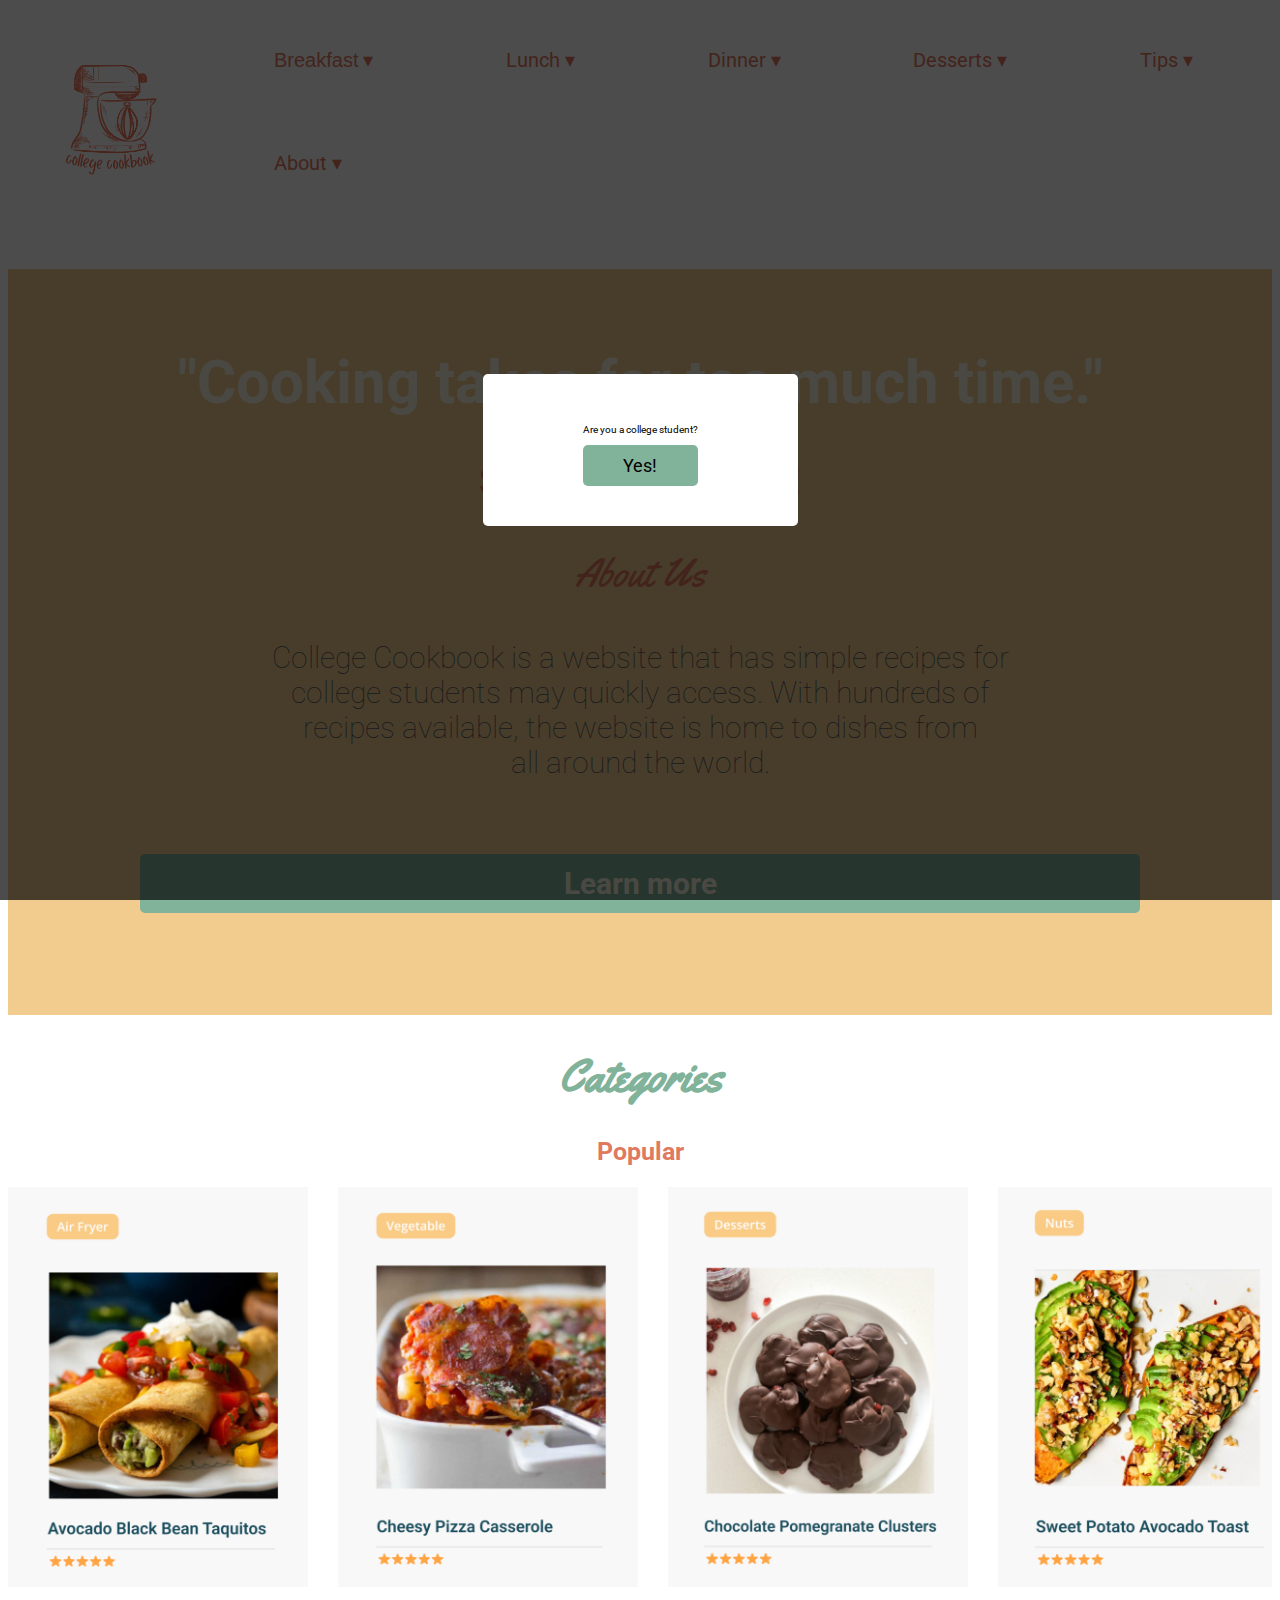
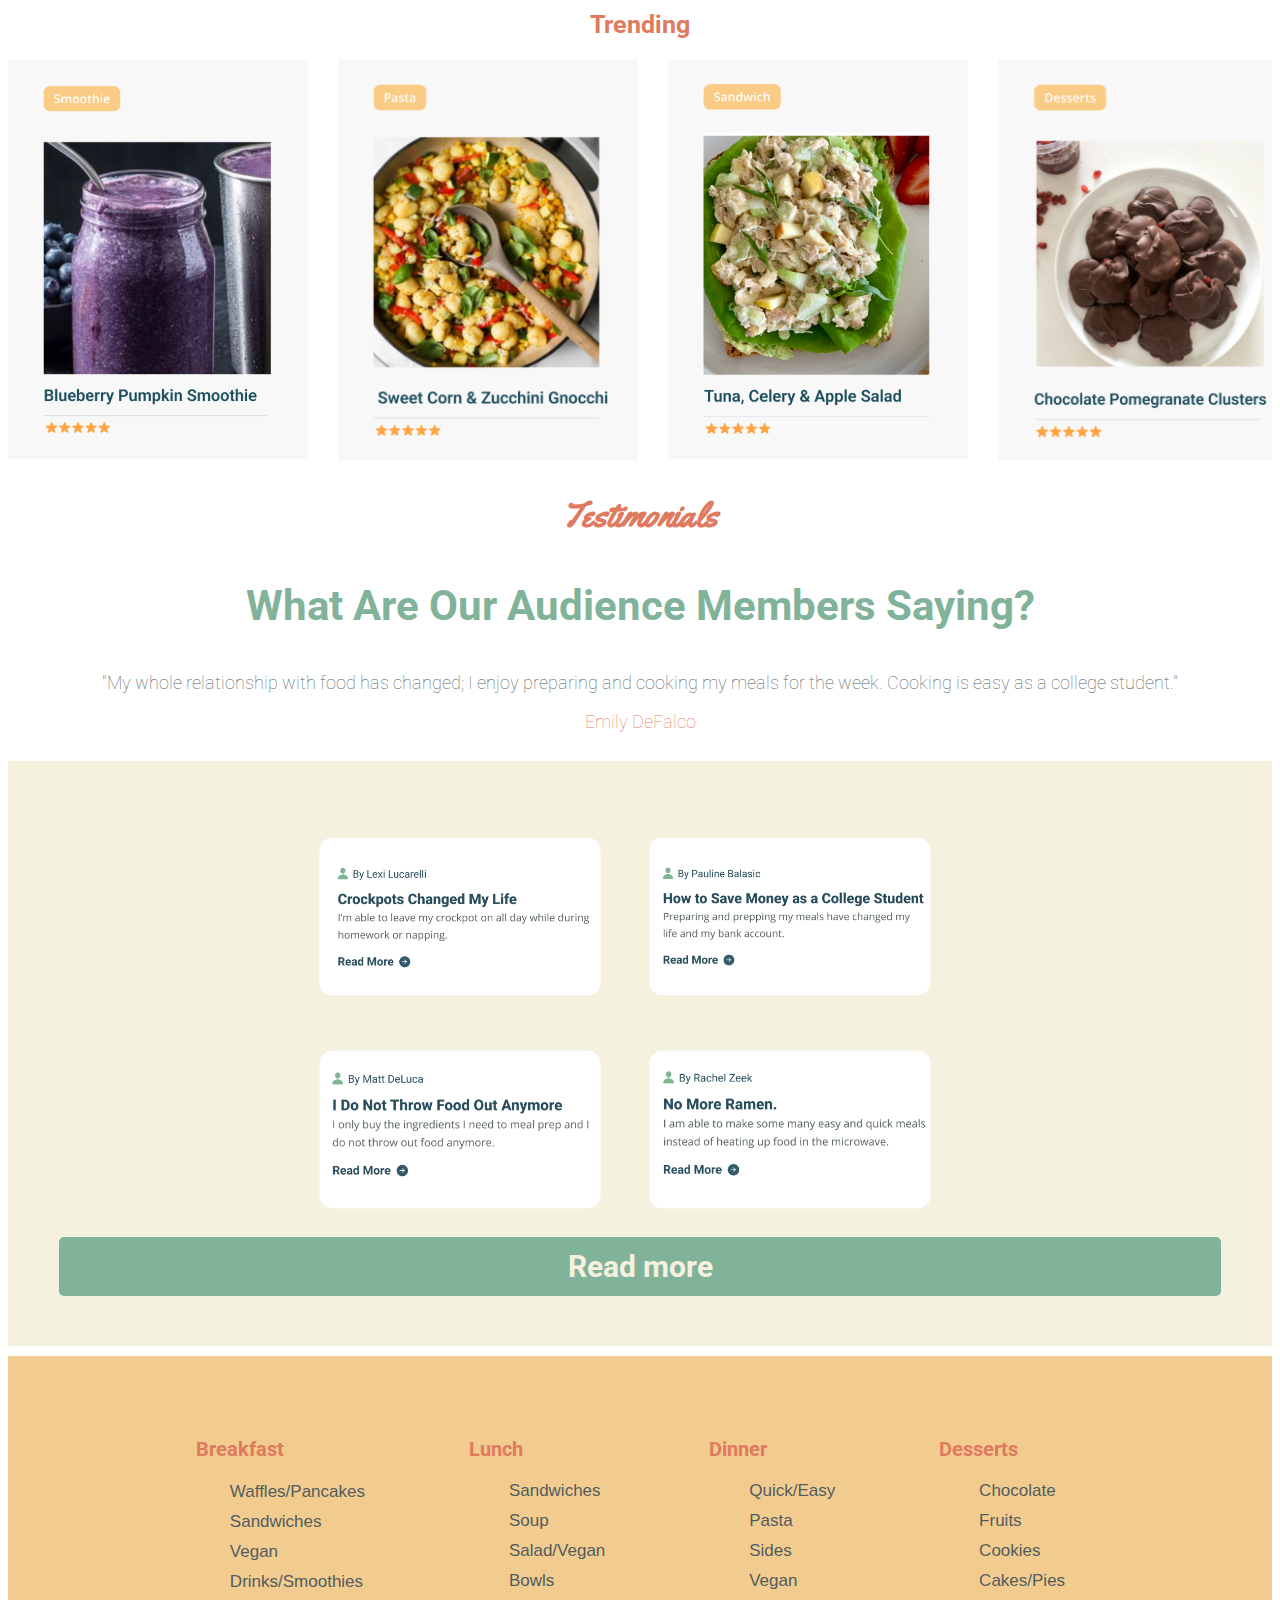
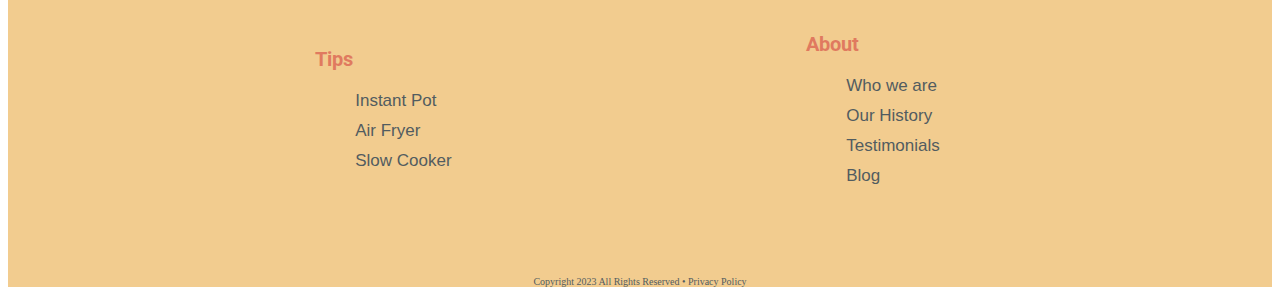
<file: index.html>
<!DOCTYPE html>
<html lang="en">
<head>
    <title>College Cookbook</title>
    <meta name="viewport" content="width=device-width, initial-scale=1.0" />
    <meta name="Description" content="College Cookbook is a website that has simple recipes for college students may quickly access. With hundreds of recipes available, the website is home to dishes from all around the world."/>
    <title>College Cookbook</title>
    <link rel="stylesheet" href="Assets/CSS/style1.css">
    <link rel="https://mastrob1.github.io/collegecookbook/">

</head>
<body>
    <header>
    <!--Start main navigation-->
    <nav>
        <!--LOGO-->
        <div class="flex">
        <div id="menu">
            <a href="index.html"><button><img src="Assets/Imgs/Logo.png"></button></a>
            <button id="mobile-menu-button">
                <img src="Assets/Imgs/hamburger.svg">
                <br>
                <span>Menu</span>
            </button>
       
        <menu>

            <li>
                <button><a href="breakfast.html">Breakfast</a></button>
            <menu>
                <li><a href="">Waffles/Pancakes</a></li>
                <li><a href="">Sandwiches</a></li>
                <li><a href="">Vegan</a></li>
                <li><a href="">Drinks/Smoothies</a></li>
            </menu>
            </li>

            <li>
            <button>Lunch</button>
            <menu>
                <li><a href="">Sandwiches</a></li>
                <li><a href="">Soup</a></li>
                <li><a href="">Salad/Vegan</a></li>
                <li><a href="">Bowls</a></li> 
            </menu>
            </li>

            <li>
            <button>Dinner</button>
            <menu>
                <li><a href="">Quick/Easy</a></li>
                <li><a href="">Pasta</a></li>
                <li><a href="">Sides</a></li>
                <li><a href="">Vegan</a></li>
            </menu>
            </li>

            <li>
            <button>Desserts</button>
            <menu>
                <li><a href="">Chocolate</a></li>
                <li><a href="">Fruits</a></li>
                <li><a href="">Cookies</a></li>
                <li><a href="">Cakes/Pies</a></li> 
            </menu>
            </li>

            <li>
            <button>Tips</button>
            <menu>
                <li><a href="">Instant Pot</a></li>
                <li><a href="">Air Fryer</a></li>
                <li><a href="">Slow Cooker</a></li>
            </menu>
            </li>

            <li>
            <button>About</button>
            <menu>
                <li><a href="">Who we are</a></li>
                <li><a href="">Our History</a></li>
                <li><a href="">Testimonials</a></li>
                <li><a href="blog.html">Blog</a></li> 
            </menu>
            </li>

        </menu>
        </div>
    </nav>
<!--End of main navigation-->
    </header>
<!--Start main content-->
    <main>
<!--Start top section-->
        <section id="top-section">
            <div>
                <h1>"Cooking takes far too much time."</h1>

                <h2>Stop the excuses!</h2> 

                <h3>About Us</h3>
                
                <p>College Cookbook is a website that has simple recipes for 
                    <br>
                    college students may quickly access. With hundreds of 
                    <br>
                    recipes available, the website is home to dishes from 
                    <br>
                    all around the world.</p>
                    <div id="learn">
                <a class="button-secondary" href="">Learn more</a>
                </div>
            </div>
        </section>
<!-- End top section -->
<!-- Start Popular section -->
    <div class="Categories">
        <h1>Categories</h1>
        <h2>Popular</h2>
        </div>
    
    <div class="popular-section">
        
        <article class="popular">
            <a href="airfryer/blackbean">
        <img class="rounded" src="Assets/Imgs/Popular/7.png">
            </a>
        </article>

        <article class="popular">
            <a href="vegetable/pizza">
        <img class="rounded" src="Assets/Imgs/Popular/8.png">
            </a>
        </article>

        <article class="popular">
            <a href="desserts/chocolate">
        <img class="rounded" src="Assets/Imgs/Popular/6.png">
            </a>
        </article>

        <article class="popular">
            <a href="nuts/toast">
        <img class="rounded" src="Assets/Imgs/Popular/1.png">
            </a>
        </article>

        <article class="popular">
            <a href="pasta/chickensalad">
        <img class="rounded" src="Assets/Imgs/Popular/3.png">
            </a>
        </article>

        <article class="popular">
            <a href="vegan/pumpkin">
        <img class="rounded" src="Assets/Imgs/Popular/4.png">
            </a>
        </article>

        <article class="popular">
            <a href="breakfast/burrito">
        <img class="rounded" src="Assets/Imgs/Popular/5.png">
            </a>
        </article>

        <article class="popular">
            <a href="pasta/gnocchi">
        <img class="rounded" src="Assets/Imgs/Popular/2.png">
            </a>
        </article>
    </div>

    <div class="Trending">
        <h2>Trending</h2>
    </div>

    <div class="trending-section">
        
        <article class="trending">
            <a href="">
        <img class="rounded" src="Assets/Imgs/Trending/10.png">
            </a>
        </article>

        <article class="trending">
            <a href="pasta/gnocchi">
        <img class="rounded" src="Assets/Imgs/Popular/2.png">
            </a>
        </article>

        <article class="trending">
            <a href="">
        <img class="rounded" src="Assets/Imgs/Trending/11.png">
            </a>
        </article>

        <article class="trending">
            <a href="desserts/chocolate">
        <img class="rounded" src="Assets/Imgs/Popular/6.png">
            </a>
        </article>

        <article class="trending">
            <a href="vegan/pumpkin">
        <img class="rounded" src="Assets/Imgs/Popular/4.png">
            </a>
        </article>

        <article class="trending">
            <a href="">
        <img class="rounded" src="Assets/Imgs/Trending/12.png">
            </a>
        </article>

        <article class="trending">
            <a href="">
        <img class="rounded" src="Assets/Imgs/Trending/9.png">
            </a>
        </article>

        <article class="trending">
            <a href="breakfast/burrito">
        <img class="rounded" src="Assets/Imgs/Popular/5.png">
            </a>
        </article>
    </div>
<!--Start testimonials-->
    <section class="testimonials">
        <h2>Testimonials</h2>
        <h3>What Are Our Audience Members Saying?</h3>
        <div class="flex">
            <div id="test">
                   <h1>"My whole relationship with food has changed; I enjoy preparing and cooking my meals for the week. Cooking is easy as a college student."</h1>
                   <h2>Emily DeFalco</h2>
                </div>
        </div>
        
        <br>


        <section id="blog-section">
        <div class="blog1">
            
            <article class="blog-1">
                <a href="blog.html">
            <img class="" src="Blog/blogimgs/1.png">
                </a>
            </article>

            <article class="blog-1">
                <a href="blog.html">
            <img class="" src="Blog/blogimgs/2.png">
                </a>
            </article>

        </div>

        <div class="blog2">
            
            <article class="blog-2">
                <a href="blog.html">
            <img class="" src="Blog/blogimgs/3.png">
                </a>
            </article>

            <article class="blog-2">
                <a href="blog.html">
            <img class="" src="Blog/blogimgs/4.png">
                </a>
            </article>
            
        </div>

        <a class="button-secondary" href="blog.html">Read more</a>

        </section>
        
      <div id="popup-container">
        <div id="popup" aria-describedby="popup-message" role="alert">
            <p id="popup-message">Are you a college student?</p>
            <button id="yes">Yes!</button>
        </div>
      </main>
      <script src="https://code.jquery.com/jquery-3.6.4.min.js" integrity="sha256-oP6HI9z1XaZNBrJURtCoUT5SUnxFr8s3BzRl+cbzUq8=" crossorigin="anonymous"></script>
<script src="Assets/js/scripts.js"></script>

    </main>
    <!-- Start footer -->
    <footer>
        <menu>
        <nav>
            <li>
                <a href="breakfast.html"><button><h3>Breakfast</h3></button></a>
              <menu>
                  <li><a href="">Waffles/Pancakes</a></li>
                  <li><a href="">Sandwiches</a></li>
                  <li><a href="">Vegan</a></li>
                  <li><a href="">Drinks/Smoothies</a></li>
              </menu>
            </li>
            <li>
              <h3>Lunch</h3>
              <menu>
                  <li><a href="">Sandwiches</a></li>
                  <li><a href="">Soup</a></li>
                  <li><a href="">Salad/Vegan</a></li>
                  <li><a href="">Bowls</a></li> 
              </menu>
            </li>
            <li>
              <h3>Dinner</h3>
              <menu>
                  <li><a href="">Quick/Easy</a></li>
                  <li><a href="">Pasta</a></li>
                  <li><a href="">Sides</a></li>
                  <li><a href="">Vegan</a></li> 
              </menu>
            </li>
            <li>
              <h3>Desserts</h3>
              <menu>
                  <li><a href="">Chocolate</a></li>
                  <li><a href="">Fruits</a></li>
                  <li><a href="">Cookies</a></li>
                  <li><a href="">Cakes/Pies</a></li>
              </menu>
            </li>
            <li>
              <h3>Tips</h3>
              <menu>
                  <li><a href="">Instant Pot</a></li>
                  <li><a href="">Air Fryer</a></li>
                  <li><a href="">Slow Cooker</a></li>
              </menu>
            </li>
            <li>
              <h3>About</h3>
              <menu>
                  <li><a href="">Who we are</a></li>
                  <li><a href="">Our History</a></li>
                  <li><a href="">Testimonials</a></li>
                  <li><a href="blog.html">Blog</a></li> 
                </menu>
            </li>
          </menu>
        </nav>
        <span>Copyright 2023 All Rights Reserved • Privacy Policy</span>
      </footer>
      <!-- End footer -->
</body>
</div>
</html>
</file>
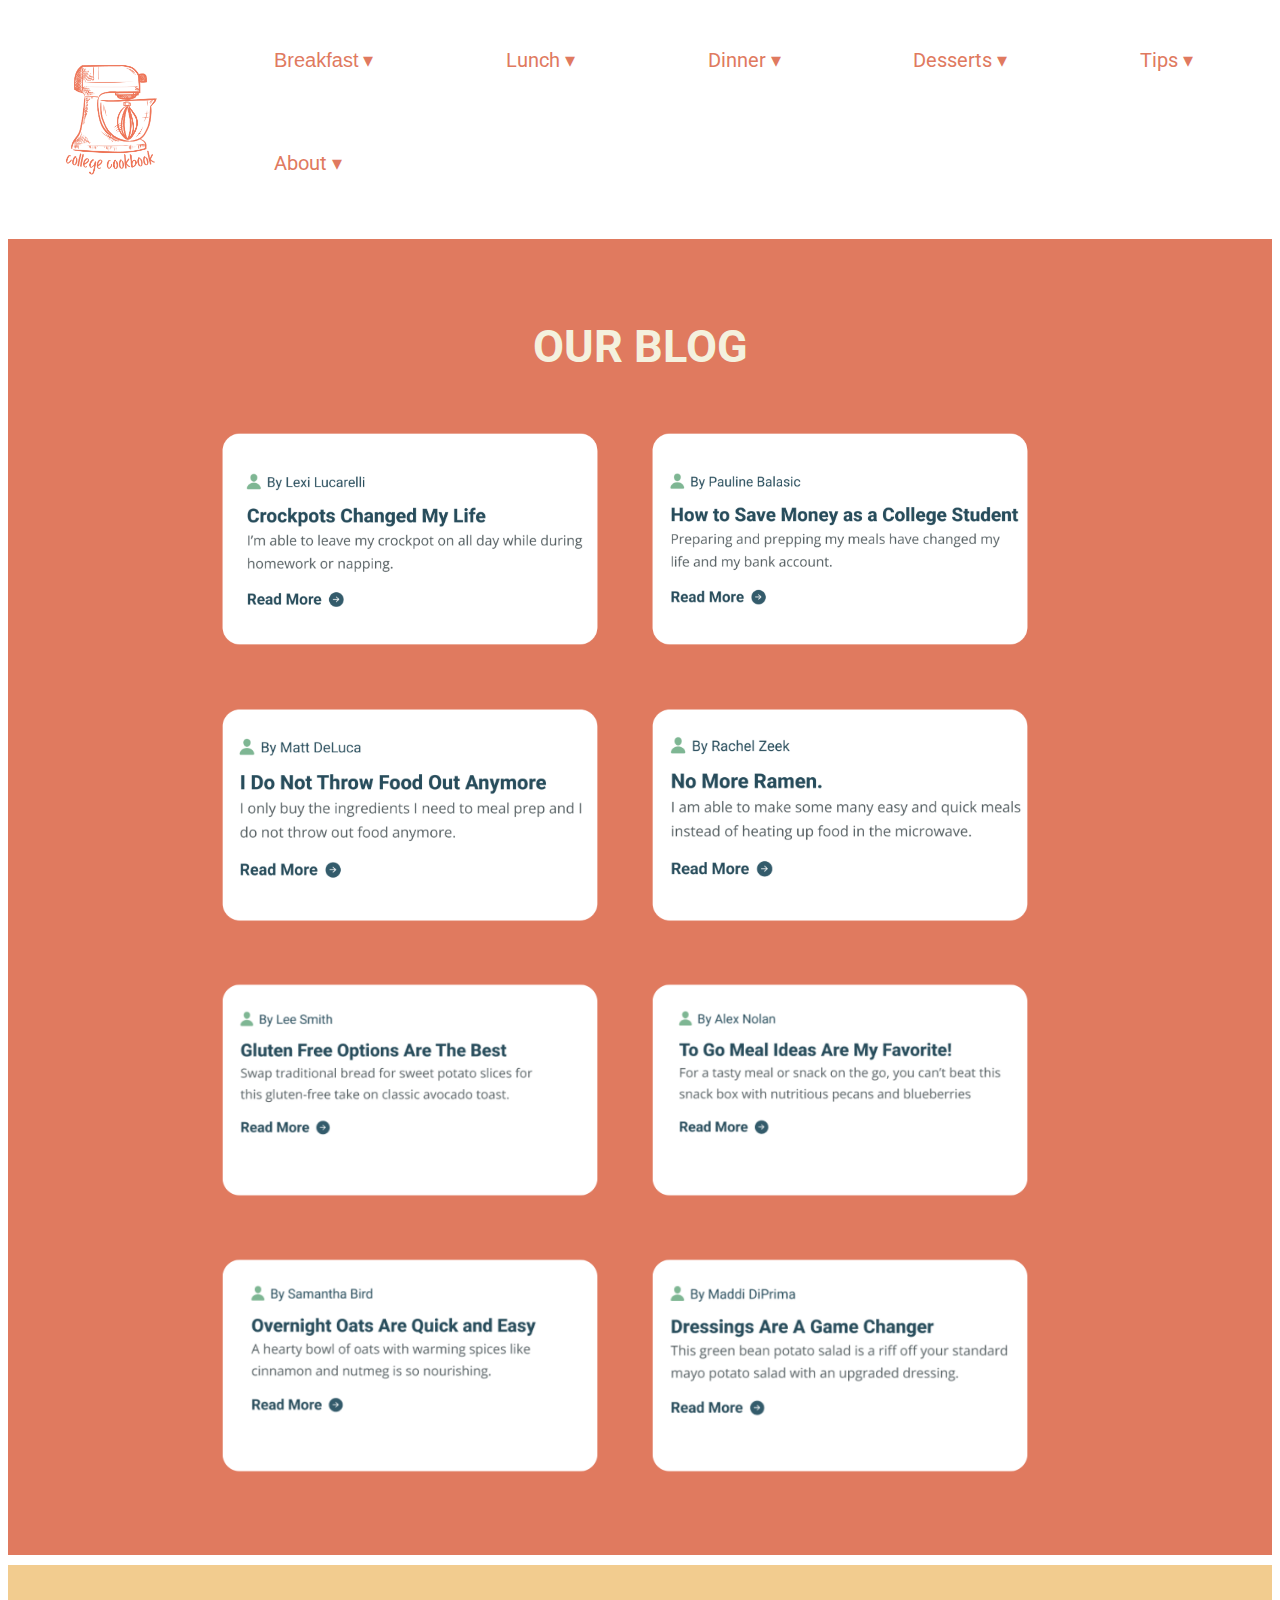
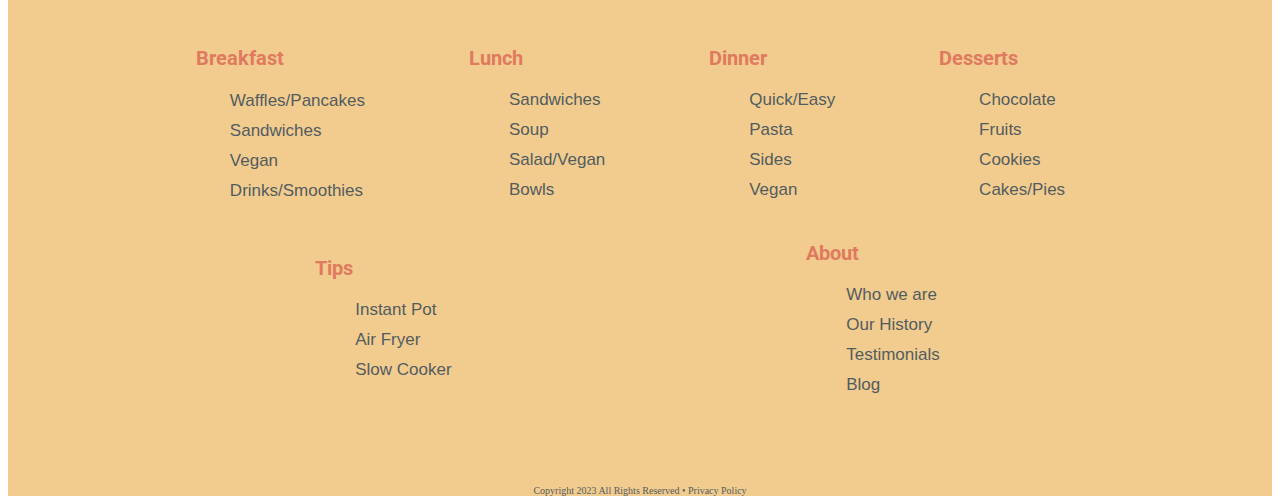
<file: blog.html>
<!DOCTYPE html>
<html lang="en">
<head>
    <title>College Cookbook</title>
    <meta name="viewport" content="width=device-width, initial-scale=1.0" />
    <meta name="Description" content="College Cookbook is a website that has simple recipes for college students may quickly access. With hundreds of recipes available, the website is home to dishes from all around the world."/>
    <title>College Cookbook</title>
    <link rel="stylesheet" href="Blog/css/style3.css">
</head>
<body>
    <header>
    <!--Start main navigation-->
    <nav>
        <!--LOGO-->
        <div class="flex">
        <div id="menu">
            <a href="index.html"><button><img src="Assets/Imgs/Logo.png"></button></a>
            <button id="mobile-menu-button">
                <img src="Assets/Imgs/hamburger.svg">
                <br>
                <span>Menu</span>
            </button>
       
        <menu>

            <li>
                <button><a href="breakfast.html">Breakfast</a></button>
            <menu>
                <li><a href="">Waffles/Pancakes</a></li>
                <li><a href="">Sandwiches</a></li>
                <li><a href="">Vegan</a></li>
                <li><a href="">Drinks/Smoothies</a></li>
            </menu>
            </li>

            <li>
            <button>Lunch</button>
            <menu>
                <li><a href="">Sandwiches</a></li>
                <li><a href="">Soup</a></li>
                <li><a href="">Salad/Vegan</a></li>
                <li><a href="">Bowls</a></li> 
            </menu>
            </li>

            <li>
            <button>Dinner</button>
            <menu>
                <li><a href="">Quick/Easy</a></li>
                <li><a href="">Pasta</a></li>
                <li><a href="">Sides</a></li>
                <li><a href="">Vegan</a></li>
            </menu>
            </li>

            <li>
            <button>Desserts</button>
            <menu>
                <li><a href="">Chocolate</a></li>
                <li><a href="">Fruits</a></li>
                <li><a href="">Cookies</a></li>
                <li><a href="">Cakes/Pies</a></li> 
            </menu>
            </li>

            <li>
            <button>Tips</button>
            <menu>
                <li><a href="">Instant Pot</a></li>
                <li><a href="">Air Fryer</a></li>
                <li><a href="">Slow Cooker</a></li>
            </menu>
            </li>

            <li>
            <button>About</button>
            <menu>
                <li><a href="">Who we are</a></li>
                <li><a href="">Our History</a></li>
                <li><a href="">Testimonials</a></li>
                <li><a href="blog.html">Blog</a></li> 
            </menu>
            </li>

        </menu>
        </div>
    </nav>
<!--End of main navigation-->
    </header>
<!--Start main content-->
<main>

    <div class="Categories">
        <h1>OUR BLOG</h1>
        </div>
        
        <div class="row1">
    
            <article class="row-1">
                <a href="">
            <img class="" src="Blog/blogimgs/1.png">
                </a>
            </article>
            
            <article class="row-1">
                <a href="">
            <img class="" src="Blog/blogimgs/2.png">
                </a>
            </article>

        </div>

        <div class="row2">
    
            <article class="row-2">
                <a href="">
            <img class="" src="Blog/blogimgs/3.png">
                </a>
            </article>

            <article class="row-2">
                <a href="">
            <img class="" src="Blog/blogimgs/4.png">
                </a>
            </article>

        </div>

        <div class="row3">
    
            <article class="row-3">
                <a href="">
            <img class="" src="Blog/blogimgs/5.png">
                </a>
            </article>

            <article class="row-3">
                <a href="">
            <img class="" src="Blog/blogimgs/6.png">
                </a>
            </article>

        </div>

        <div class="row4">
    
            <article class="row-4">
                <a href="">
            <img class="" src="Blog/blogimgs/7.png">
                </a>
            </article>

            <article class="row-4">
                <a href="">
            <img class="" src="Blog/blogimgs/8.png">
                </a>
            </article>

        </div>
          
</main>
 <!-- Start footer -->
 <footer>
    <menu>
    <nav>
        <li>
            <a href="breakfast.html"><button><h3>Breakfast</h3></button></a>
          <menu>
              <li><a href="">Waffles/Pancakes</a></li>
              <li><a href="">Sandwiches</a></li>
              <li><a href="">Vegan</a></li>
              <li><a href="">Drinks/Smoothies</a></li>
          </menu>
        </li>
        <li>
          <h3>Lunch</h3>
          <menu>
              <li><a href="">Sandwiches</a></li>
              <li><a href="">Soup</a></li>
              <li><a href="">Salad/Vegan</a></li>
              <li><a href="">Bowls</a></li> 
          </menu>
        </li>
        <li>
          <h3>Dinner</h3>
          <menu>
              <li><a href="">Quick/Easy</a></li>
              <li><a href="">Pasta</a></li>
              <li><a href="">Sides</a></li>
              <li><a href="">Vegan</a></li> 
          </menu>
        </li>
        <li>
          <h3>Desserts</h3>
          <menu>
              <li><a href="">Chocolate</a></li>
              <li><a href="">Fruits</a></li>
              <li><a href="">Cookies</a></li>
              <li><a href="">Cakes/Pies</a></li>
          </menu>
        </li>
        <li>
          <h3>Tips</h3>
          <menu>
              <li><a href="">Instant Pot</a></li>
              <li><a href="">Air Fryer</a></li>
              <li><a href="">Slow Cooker</a></li>
          </menu>
        </li>
        <li>
          <h3>About</h3>
          <menu>
              <li><a href="">Who we are</a></li>
              <li><a href="">Our History</a></li>
              <li><a href="">Testimonials</a></li>
              <li><a href="">Blog</a></li>
          </menu>
        </li>
      </menu>
    </nav>
    <span>Copyright 2023 All Rights Reserved • Privacy Policy</span>
  </footer>
  <!-- End footer -->
</body>
</html>
</file>
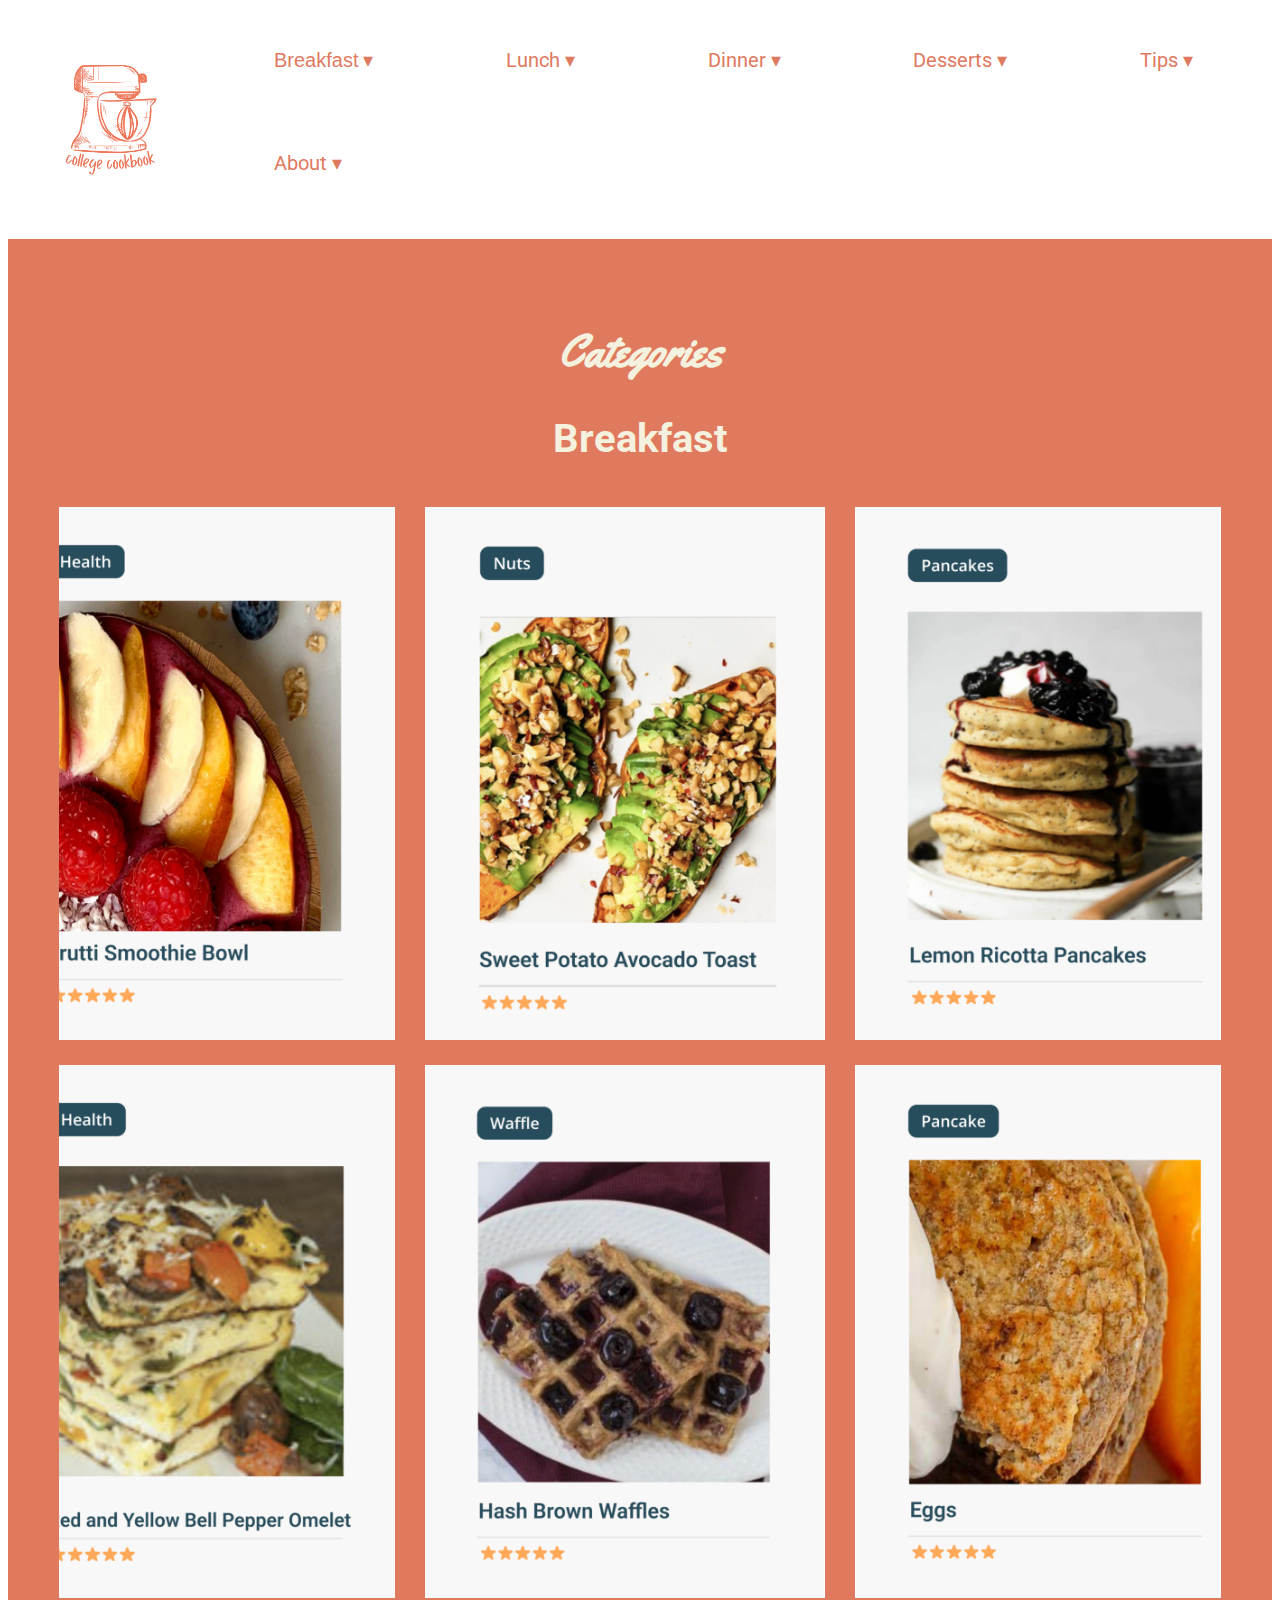
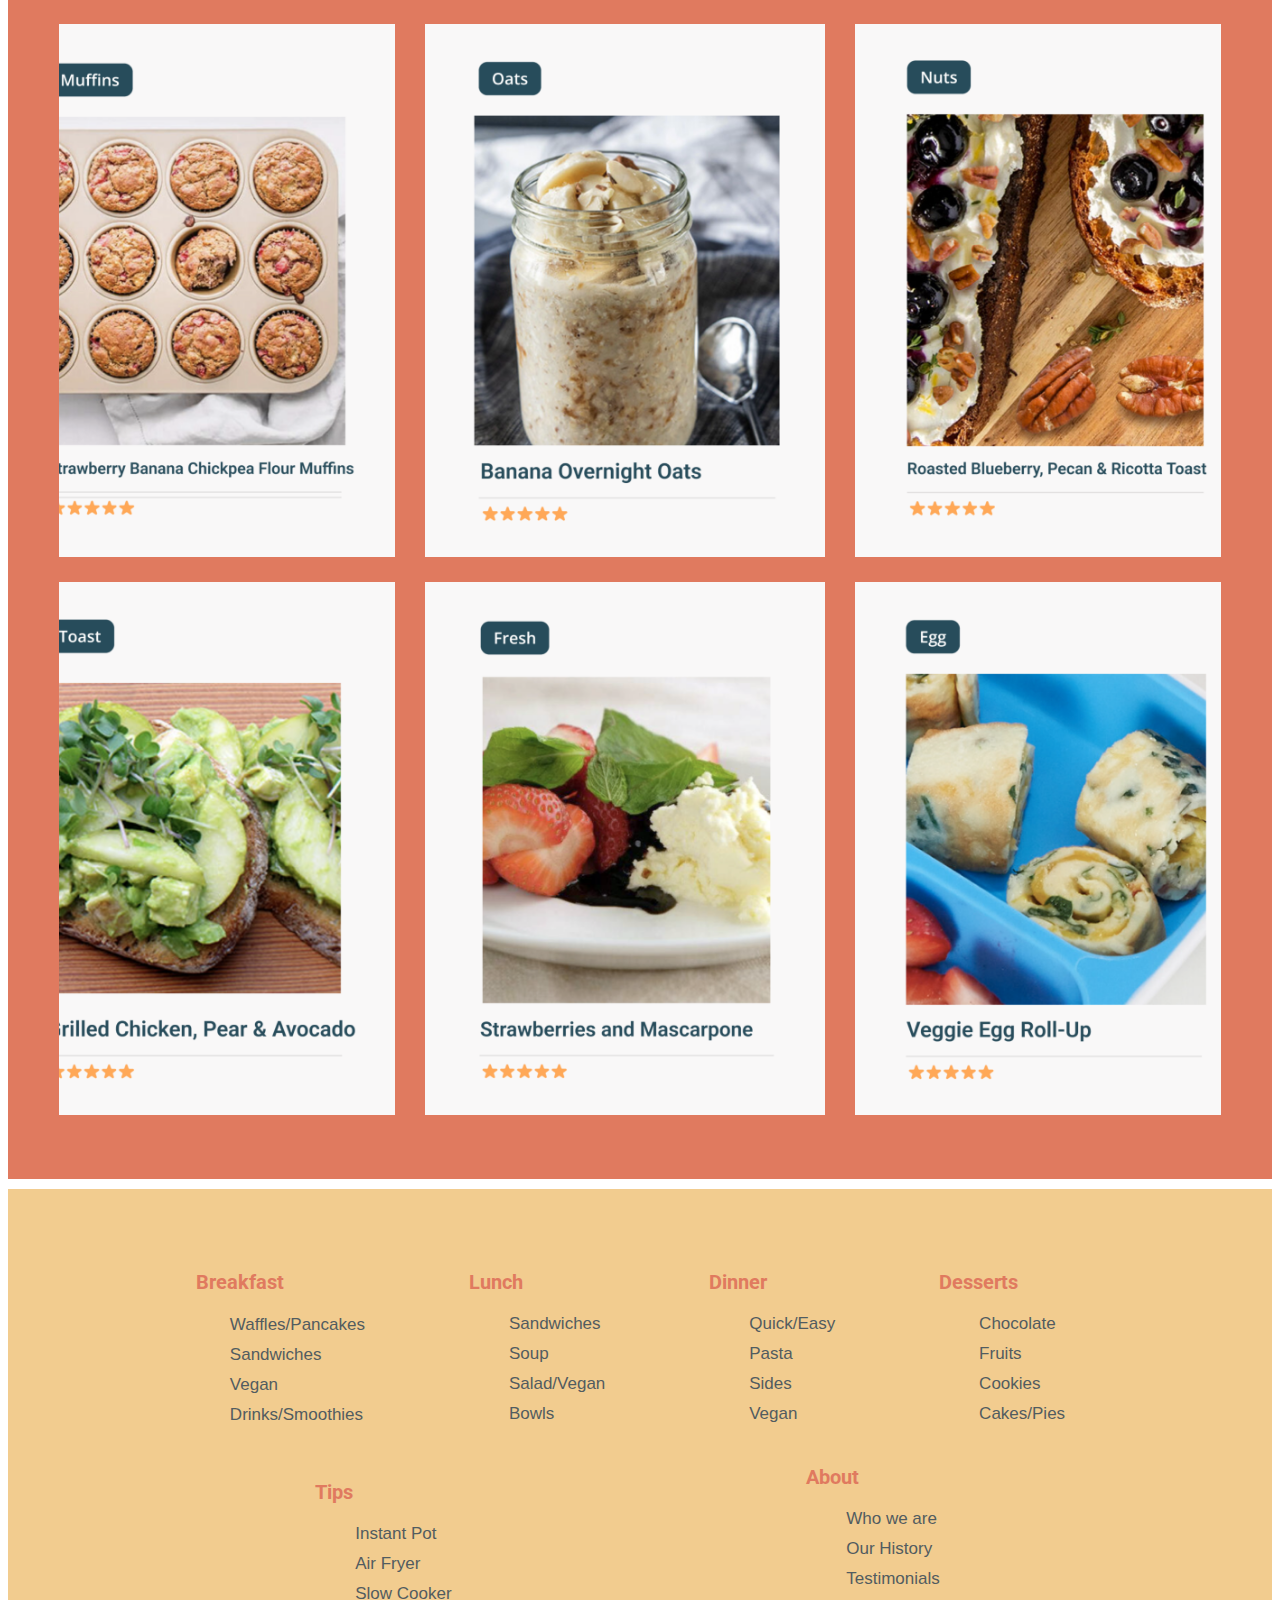
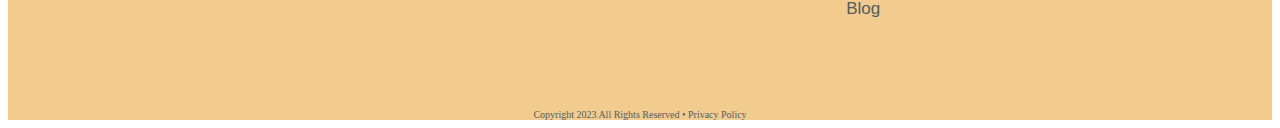
<file: breakfast.html>
<!DOCTYPE html>
<html lang="en">
<head>
    <title>College Cookbook</title>
    <meta name="viewport" content="width=device-width, initial-scale=1.0" />
    <meta name="Description" content="College Cookbook is a website that has simple recipes for college students may quickly access. With hundreds of recipes available, the website is home to dishes from all around the world."/>
    <title>College Cookbook</title>
    <link rel="stylesheet" href="breakfast/css/style2.css">
</head>
<body>
    <header>
    <!--Start main navigation-->
    <nav>
        <!--LOGO-->
        <div class="flex">
        <div id="menu">
            <a href="index.html"><button><img src="Assets/Imgs/Logo.png"></button></a>
            <button id="mobile-menu-button">
                <img src="Assets/Imgs/hamburger.svg">
                <br>
                <span>Menu</span>
            </button>
       
        <menu>

            <li>
                <button><a href="breakfast.html">Breakfast</a></button>
            <menu>
                <li><a href="">Waffles/Pancakes</a></li>
                <li><a href="">Sandwiches</a></li>
                <li><a href="">Vegan</a></li>
                <li><a href="">Drinks/Smoothies</a></li>
            </menu>
            </li>

            <li>
            <button>Lunch</button>
            <menu>
                <li><a href="">Sandwiches</a></li>
                <li><a href="">Soup</a></li>
                <li><a href="">Salad/Vegan</a></li>
                <li><a href="">Bowls</a></li> 
            </menu>
            </li>

            <li>
            <button>Dinner</button>
            <menu>
                <li><a href="">Quick/Easy</a></li>
                <li><a href="">Pasta</a></li>
                <li><a href="">Sides</a></li>
                <li><a href="">Vegan</a></li>
            </menu>
            </li>

            <li>
            <button>Desserts</button>
            <menu>
                <li><a href="">Chocolate</a></li>
                <li><a href="">Fruits</a></li>
                <li><a href="">Cookies</a></li>
                <li><a href="">Cakes/Pies</a></li> 
            </menu>
            </li>

            <li>
            <button>Tips</button>
            <menu>
                <li><a href="">Instant Pot</a></li>
                <li><a href="">Air Fryer</a></li>
                <li><a href="">Slow Cooker</a></li>
            </menu>
            </li>

            <li>
            <button>About</button>
            <menu>
                <li><a href="">Who we are</a></li>
                <li><a href="">Our History</a></li>
                <li><a href="">Testimonials</a></li>
                <li><a href="blog.html">Blog</a></li> 
            </menu>
            </li>

        </menu>
        </div>
    </nav>
<!--End of main navigation-->
    </header>
<!--Start main content-->
<main>
    <div class="Categories">
        <h1>Categories</h1>
        <h2>Breakfast</h2>
        </div>
        
        <div class="row1">
    
            <article class="row-1">
                <a href="">
            <img class="breakfast/smoothie" src="breakfast/bfimgs/13.png">
                </a>
            </article>
    
            <article class="row-1">
                <a href="">
            <img class="breakfast/toast" src="breakfast/bfimgs/14.png">
                </a>
            </article>
    
            <article class="row-1">
                <a href="">
            <img class="breakfast/pancakes" src="breakfast/bfimgs/15.png">
                </a>
            </article>
    
        </div>
    
        <div class="row2">
    
            <article class="row-2">
                <a href="">
            <img class="breakfast/omelet" src="breakfast/bfimgs/17.png">
                </a>
            </article>
    
            <article class="row-2">
                <a href="">
            <img class="breakfast/waffle" src="breakfast/bfimgs/18.png">
                </a>
            </article>
    
            <article class="row-2">
                <a href="">
            <img class="breakfast/eggpancake" src="breakfast/bfimgs/19.png">
                </a>
            </article>
    
        </div>
    
        <div class="row3">
    
            <article class="row-3">
                <a href="">
            <img class="breakfast/muffins" src="breakfast/bfimgs/21.png">
                </a>
            </article>
    
            <article class="row-3">
                <a href="">
            <img class="breakfast/oats" src="breakfast/bfimgs/22.png">
                </a>
            </article>
    
            <article class="row-3">
                <a href="">
            <img class="breakfast/pecantoast" src="breakfast/bfimgs/23.png">
                </a>
            </article>
    
        </div>
    
        <div class="row4">
    
            <article class="row-4">
                <a href="">
            <img class="breakfast/peartoast" src="breakfast/bfimgs/16.png">
                </a>
            </article>
    
            <article class="row-4">
                <a href="">
            <img class="breakfast/strawberries" src="breakfast/bfimgs/20.png">
                </a>
            </article>
    
            <article class="row-4">
                <a href="">
            <img class="breakfast/roll-up" src="breakfast/bfimgs/24.png">
                </a>
            </article>
    
        </div>
          
    </main>
<!-- Start footer -->
<footer>
    <menu>
    <nav>
        <li>
            <a href="breakfast.html"><button><h3>Breakfast</h3></button></a>          
            <menu>
              <li><a href="">Waffles/Pancakes</a></li>
              <li><a href="">Sandwiches</a></li>
              <li><a href="">Vegan</a></li>
              <li><a href="">Drinks/Smoothies</a></li>
          </menu>
        </li>
        <li>
          <h3>Lunch</h3>
          <menu>
              <li><a href="">Sandwiches</a></li>
              <li><a href="">Soup</a></li>
              <li><a href="">Salad/Vegan</a></li>
              <li><a href="">Bowls</a></li> 
          </menu>
        </li>
        <li>
          <h3>Dinner</h3>
          <menu>
              <li><a href="">Quick/Easy</a></li>
              <li><a href="">Pasta</a></li>
              <li><a href="">Sides</a></li>
              <li><a href="">Vegan</a></li> 
          </menu>
        </li>
        <li>
          <h3>Desserts</h3>
          <menu>
              <li><a href="">Chocolate</a></li>
              <li><a href="">Fruits</a></li>
              <li><a href="">Cookies</a></li>
              <li><a href="">Cakes/Pies</a></li>
          </menu>
        </li>
        <li>
          <h3>Tips</h3>
          <menu>
              <li><a href="">Instant Pot</a></li>
              <li><a href="">Air Fryer</a></li>
              <li><a href="">Slow Cooker</a></li>
          </menu>
        </li>
        <li>
          <h3>About</h3>
          <menu>
              <li><a href="">Who we are</a></li>
              <li><a href="">Our History</a></li>
              <li><a href="">Testimonials</a></li>
              <li><a href="blog.html">Blog</a></li> 
          </menu>
        </li>
      </menu>
    </nav>
    <span>Copyright 2023 All Rights Reserved • Privacy Policy</span>
  </footer>
  <!-- End footer -->
</body>
</html>
</file>
<file: Assets/CSS/style1.css>
@import url('https://fonts.googleapis.com/css2?family=Roboto:wght@100;400;500;900&family=Yellowtail&display=swap');

:root {
    font-size: 62.5%;
    --salmon: #E07A5F;
    --aqua: #81B29A;
    --yellow: #F2CC8F;
    --gray: #D4D4D4;
    --cream: #F4F1DE;
    --lightblue: #EFF6F1;
    --darkgray: #525C60;
    --white: #ffffff; 
}

/* Start of main navigation */

/* LOGO */

#popup {
    position: relative;
    background-color: white;
    padding: 40px 100px;
    border-radius: 5px;
    text-align: center;
    font-family: 'Roboto', sans-serif;
    }
    
    #popup button {
        background-color: var(--aqua);
        padding: 10px 20px;
        width: 100%;
        border-radius: 5px;
        font-family: 'Roboto', sans-serif;
    }
    
    #popup-container {
        display: flex;
        position: absolute;
        top: 0;
        left:0;
        bottom:0;
        right:0;
        background-color: rgba(0,0,0,.7);
        font-family: 'Roboto', sans-serif;
        justify-content: center;
        align-items: center;
    }
    
    .faq-question {
        margin: 40px 0px;
    }
    
    .faq-question #faq-button {
    
    width: 100%;
    text-align: left;
    border-bottom: 2px var(--salmon);
    font-size: 40px;
    color: var(--salmon);
    position: relative;
    background-color: transparent;
    font-family: 'Roboto', sans-serif;
    }
    
    .faq-question #faq-button span {
        
        position: absolute;
        right: 0px;
        color: var(--salmon);
        font-size: 45px;
    }
    
    .faq-question #faq-button.open::after {
       
        position: absolute;
        right: 0px;
        color: var(--aqua);
        font-size: 45px;
    }
    
    .faq-question p {
        display: none;
        color:salmon;
        font-family: 'Roboto', sans-serif;    }
    
    #skip-to-content {
    position: absolute;
    top: -100px;
    }
    
    #skip-to-content:focus {
        top: 0px;
    }

nav img {
    width: 200px;
}

#menu {
    display: flex;
}

button {
    background-color: transparent;
    border: none;
    font-family: 'Roboto', sans-serif;
    font-size: 1.8rem;
    font-weight: 400;
    cursor: pointer;
}

nav menu li {
    list-style: none;
    margin-right: 65px;
    font-weight: 400;
}

nav menu button + menu li {
    margin-right: 0px;
    font-weight: 400;
}

header nav {
    display: flex;
    flex-wrap: wrap;
    justify-content: space-around;
    align-items: center;  
    font-weight: 400;
}

header nav menu {
    display: flex;
    flex-wrap: wrap;
    justify-content: space-between;
    margin: 0;
    align-items: center;
}

header nav {
    background-color: white;
    padding: 30px; 
}

menu li button a {
    font-weight: 400;
    text-decoration: none;

}

header nav menu li button {
    background-color: var(--white);
    border: none;
    color: var(--salmon);
    font-family: 'Roboto', sans-serif;
    font-weight: 400;
    font-size: 2rem;
    padding: 14px;
    border-radius: 5px;
    text-decoration: none;
    cursor: pointer;
    display: block;
}

nav .button-primary:hover {
    outline-color: var(--salmon);
    outline-width: 3px;
    outline-style: solid;
    cursor: pointer;
    color: var(--salmon);
    text-decoration: none;
}

header nav menu button::after {
    content: '\25BE';
    padding-left: 5px;
}

header nav menu li menu li {
    padding: 5px;
}

header nav menu li a {
    font-family: 'Lexend', sans-serif;
    font-weight: 400;
    font-size: 2rem;
    text-decoration: none;
    color: var(--salmon);
}

header nav menu button {
    background: none;
    cursor: pointer;
    padding: 0px;
}

header nav menu button:hover, header nav menu li a:hover {
    color: var(--aqua);
}

/*apply this style to a menu with a sibling of button when the li ancestor is being hovered on that has an ancestor of menu and nav*/
    
header nav menu li:hover button + menu {
    display: block;
    position: absolute;
    background-color: var(--white);
    color: var(--salmon);
    padding: 20px;
    border-radius: 5px;
}

header nav menu menu {
    display: none;
}
    
header nav {
    flex-wrap: wrap;
    padding: 0px;
    padding-bottom: 25px;
}

@media (max-width: 1180px) {
mobile-menu-button {
    text-align: center;
    display: block;
}
}

@media (max-width: 1250px) {
    header nav .button-primary {
        display: none;
        }
    }
    
    @media (max-width: 1040px) {
    header nav > menu {
        flex-direction: column;
        background-color: var(--white);
        width: 100%;
        align-items: start;
    }
    }



@media (max-width: 1180px) {
header nav>menu {
    padding: 0px;
    flex-direction: column;
    background-color: var(--dark-blue);
    margin: 0px;
    align-items: flex-start;
    width: 100%;
    position: absolute;
    top: 106px;
    z-index: 1;
}
}

@media (max-width: 1180px) {
.hidden-mobile {
    display: none;
}
}

 #blog-section {
    background-color: var(--cream);
    padding: 4%;
}

#blog-section .button-secondary { 
    display: grid;
    place-items: center;
}

.blog1, .blog2 {
    flex-wrap: nowrap;
    overflow-x: auto;
    display: flex; 
    justify-content: center;
    align-items: center;
    padding: 1%;
}

.blog-1, .blog-2 {
    margin-right: 30px;
}

#blog-section article {
    display: block;
}

#blog-section article img {
    width: 300px;
}


/* Start of top selection */

#top-section {
    background-color: #F2CC8F;
    background-size: cover;
    color: var(--aqua);
    font-family: 'Roboto', bold;
    text-decoration: none;
    cursor: pointer;
    flex-wrap: wrap;
    align-items: center;
    justify-content: space-between;
    padding: 0;
    margin: 0;
}
    
#top-section div {
    padding: 3%;
    width: 50%%;
    margin: 30px;
}

#top-section h1 {
    color: var(--cream);
    font-size: 6rem; 
    text-align: center;
}

#top-section h2 {
    color: var(--salmon);
    font-weight: 1500;
    font-size: 4rem;
    text-align: center;
}

#top-section h3 {
    color: var(--salmon);
    font-weight: 100;
    font-family: 'yellowtail';
    font-size: 4rem;
    text-align: center;
}

#top-section p {
    color: var(--darkgray);
    font-weight: 100;
    font-size: 3rem;
    text-align: center;
    margin: 40px;
}

.button-secondary {
    display: grid;
    place-items: center;
    font-family: 'Roboto', sans-serif;
    font-weight: 700;
    font-size: 3rem;
    border-radius: 5px;
    text-decoration: none; 
    border-style: solid;
    border-width: 2px;
    padding: 10px 20px;
    border-color: var(--aqua);
    background-color: var(--aqua);
    color: var(--cream);
}

.button-secondary:hover {
    color: var(--salmon)
}

/* Categories section */


.popular-section, .trending-section {
    flex-wrap: nowrap;
    overflow-x: auto;
    display: flex;
    justify-content: space-between; 
}

.popular, .trending {
    margin-right: 30px;
}

article {
    display: block;
}

article img {
    width: 300px;
}

.Categories, .trending {
    display: block;
    justify-content: center;
    align-items: center;
}

.Categories h2 {
    color: var(--salmon);
    font-family: 'Roboto', sans-serif;
    align-items: flex-start;
    font-size: 2.5rem;
    text-align: center;
}

.Categories h1 {
    color: var(--aqua);
    font-family: 'Yellowtail';
    font-size: 4.5rem;
    margin: 3;
    text-align: center;
}


.Trending h2 {
    color: var(--salmon);
    font-family: 'Roboto', sans-serif;
    align-items: flex-start;
    font-size: 2.5rem;
    text-align: center;
}

/* Testimonials start here*/
#testimonials {
    background-color: var(--white);
    background-size: 50px;
    margin: 80px 0px;
    padding: 80px 0px;
    color: var(--);
    text-align: center;
}

#testimonials figure {
    width: 70%;
    font-size: 18px;
    font-weight: 400;
    line-height: 150%;
}

#testimonials button {
    background-color: transparent;
    border: none;
}

#test h1 {
    font-size: 18px;
    text-align: center;
    color:#525C60;
    font-family: 'Roboto', sans-serif;
    font-weight: 100;
}

#test h2 {
    font-size: 18px;
    padding: 3px;
    text-align: center;
    color:#E07A5F;
    font-family: 'Roboto', sans-serif;
    font-weight: 100;
}

.testimonials h2 {
    color: #E07A5F;
    font-family: 'Yellowtail', sans-serif;
    font-size: 3.5rem;
    text-align: center;
}

.testimonials h3 {
    color: var(--aqua);
    font-family: 'Roboto', sans-serif;
    font-size: 4.2rem;
    text-align: center;
}

figure {
    display: block;
    margin-block-start: 1em;
    margin-block-end: 1em;
    margin-inline-start: 40px;
    margin-inline-end: 40px;
}


blockquote {
    display: block;
    margin-block-start: 1em;
    margin-block-end: 1em;
    margin-inline-start: 40px;
    margin-inline-end: 40px;
    font-family: 'Roboto', sans-serif;
    font-size: 2rem;
    font-weight: 100;
}



/*footer */

footer {
    background-color: var(--yellow);
    color: var(--darkgray);

}

footer nav {
    width: 80%;
    margin: auto;
    padding: 60px 0px;
    display: flex;
    flex-wrap: wrap;
    justify-content: space-around;
    align-items: center;  
    font-weight: 400;
}

footer nav li {
    list-style: none;
    margin-bottom: 10px;
}

footer nav>menu {
    display: flex;
    justify-content: space-between;
    flex-wrap: wrap;
    align-items: top;
}

footer nav>menu li menu {
    padding: 0px;
}

footer p {
    font-size: 14px;
    text-align: center;
    margin: 0px;
    padding-bottom: 10px;
}

footer nav h3 {
    font-family: 'Roboto', sans-serif;
    font-weight: 700;
    font-size: 2rem;
    text-decoration: none;
    color: var(--salmon);
}

footer nav li a {
    font-family: 'Lexend', sans-serif;
    font-weight: 400;
    font-size: 1.7rem;
    text-decoration: none;
    color: var(--darkgray);
}

footer span {
    text-align: center;
    display: block;
}

footer nav menu button:hover, footer nav menu li a:hover {
    color: var(--aqua);
}

@media (max-width: 1180px) {

    footer nav menu li:first-child {
        width: 100%;
    }

    footer nav menu li:first-child div {
        justify-content: flex-start;
    }

    footer nav menu li:first-child div a {
        margin-right: 20px;
    }
}

#mobile-menu-button {
    display: none;
}

#mobile-menu-button img {
    width: 100px;
}

@media (max-width: 1170px) {
    #mobile-menu-button {
        display: block;
       
    } 
#menu menu {
   display: none;
}
}
</file>
<file: Blog/css/style3.css>
@import url('https://fonts.googleapis.com/css2?family=Roboto:wght@100;400;500;900&family=Yellowtail&display=swap');

:root {
    font-size: 62.5%;
    --salmon: #E07A5F;
    --aqua: #81B29A;
    --yellow: #F2CC8F;
    --gray: #D4D4D4;
    --cream: #F4F1DE;
    --lightblue: #EFF6F1;
    --darkgray: #525C60;
    --white: #ffffff; 
}

/* Start of main navigation */

/* LOGO */
nav img {
    width: 200px;
}

#menu {
    display: flex;
}

button {
    background-color: transparent;
    border: none;
    font-family: 'Roboto', sans-serif;
    font-size: 1.8rem;
    font-weight: 400;
    cursor: pointer;
}

nav menu li {
    list-style: none;
    margin-right: 65px;
    font-weight: 400;
}

nav menu button + menu li {
    margin-right: 0px;
    font-weight: 400;
}

header nav {
    display: flex;
    flex-wrap: wrap;
    justify-content: space-around;
    align-items: center;  
    font-weight: 400;
}

header nav menu {
    display: flex;
    flex-wrap: wrap;
    justify-content: space-between;
    margin: 0;
    align-items: center;
}

header nav {
    background-color: white;
    padding: 30px; 
}

menu li button a {
    font-weight: 400;
    text-decoration: none;

}

header nav menu li button {
    background-color: var(--white);
    border: none;
    color: var(--salmon);
    font-family: 'Roboto', sans-serif;
    font-weight: 400;
    font-size: 2rem;
    padding: 14px;
    border-radius: 5px;
    text-decoration: none;
    cursor: pointer;
    display: block;
}

nav .button-primary:hover {
    outline-color: var(--salmon);
    outline-width: 3px;
    outline-style: solid;
    cursor: pointer;
    color: var(--salmon);
    text-decoration: none;
}

header nav menu button::after {
    content: '\25BE';
    padding-left: 5px;
}

header nav menu li menu li {
    padding: 5px;
}

header nav menu li a {
    font-family: 'Lexend', sans-serif;
    font-weight: 400;
    font-size: 2rem;
    text-decoration: none;
    color: var(--salmon);
}

header nav menu button {
    background: none;
    cursor: pointer;
    padding: 0px;
}

header nav menu button:hover, header nav menu li a:hover {
    color: var(--aqua);
}



main {
    background-color: #E07A5F;
    padding: 4%;
}

.row1, .row2, .row3, .row4 {
    flex-wrap: nowrap;
    overflow-x: auto;
    display: flex; 
    justify-content: center;
    align-items: center;
    padding: 1%;
}

.row-1, .row-2, .row-3, .row-4 {
    margin-right: 30px;
}

article {
    display: block;
}

article img {
    width: 400px;
}

.Categories h1 {
    color: var(--cream);
    font-family: 'Roboto', sans-serif;
    font-size: 4.5rem;
    margin: 3;
    text-align: center;
}


/*apply this style to a menu with a sibling of button when the li ancestor is being hovered on that has an ancestor of menu and nav*/
    
header nav menu li:hover button + menu {
    display: block;
    position: absolute;
    background-color: var(--white);
    color: var(--salmon);
    padding: 20px;
    border-radius: 5px;
}

header nav menu menu {
    display: none;
}
    
header nav {
    flex-wrap: wrap;
    padding: 0px;
    padding-bottom: 25px;
}

@media (max-width: 1180px) {
mobile-menu-button {
    text-align: center;
    display: block;
}
}

@media (max-width: 1250px) {
    header nav .button-primary {
        display: none;
        }
    }
    
    @media (max-width: 1040px) {
    header nav > menu {
        flex-direction: column;
        background-color: var(--white);
        width: 100%;
        align-items: start;
    }
    }


@media (max-width: 1180px) {
header nav>menu {
    padding: 0px;
    flex-direction: column;
    background-color: var(--dark-blue);
    margin: 0px;
    align-items: flex-start;
    width: 100%;
    position: absolute;
    top: 106px;
    z-index: 1;
}
}

@media (max-width: 1180px) {
.hidden-mobile {
    display: none;
}
}

#mobile-menu-button {
    display: none;
}

#mobile-menu-button img {
    width: 100px;
}

@media (max-width: 1170px) {
    #mobile-menu-button {
        display: block;
       
    } 
#menu menu {
   display: none;
}
}


/*footer */

footer {
    background-color: var(--yellow);
    color: var(--darkgray);

}

footer nav {
    width: 80%;
    margin: auto;
    padding: 60px 0px;
    display: flex;
    flex-wrap: wrap;
    justify-content: space-around;
    align-items: center;  
    font-weight: 400;
}

footer nav li {
    list-style: none;
    margin-bottom: 10px;
}

footer nav>menu {
    display: flex;
    justify-content: space-between;
    flex-wrap: wrap;
    align-items: top;
}

footer nav>menu li menu {
    padding: 0px;
}

footer p {
    font-size: 14px;
    text-align: center;
    margin: 0px;
    padding-bottom: 10px;
}

footer nav h3 {
    font-family: 'Roboto', sans-serif;
    font-weight: 700;
    font-size: 2rem;
    text-decoration: none;
    color: var(--salmon);
}

footer nav li a {
    font-family: 'Lexend', sans-serif;
    font-weight: 400;
    font-size: 1.7rem;
    text-decoration: none;
    color: var(--darkgray);
}

footer span {
    text-align: center;
    display: block;
}

footer nav menu button:hover, footer nav menu li a:hover {
    color: var(--aqua);
}
</file>
<file: breakfast/css/style2.css>
@import url('https://fonts.googleapis.com/css2?family=Roboto:wght@100;400;500;900&family=Yellowtail&display=swap');

:root {
    font-size: 62.5%;
    --salmon: #E07A5F;
    --aqua: #81B29A;
    --yellow: #F2CC8F;
    --gray: #D4D4D4;
    --cream: #F4F1DE;
    --lightblue: #EFF6F1;
    --darkgray: #525C60;
    --white: #ffffff; 
}

/* Start of main navigation */

/* LOGO */
nav img {
    width: 200px;
}

#menu {
    display: flex;
}

button {
    background-color: transparent;
    border: none;
    font-family: 'Roboto', sans-serif;
    font-size: 1.8rem;
    font-weight: 400;
    cursor: pointer;
}

nav menu li {
    list-style: none;
    margin-right: 65px;
    font-weight: 400;
}

nav menu button + menu li {
    margin-right: 0px;
    font-weight: 400;
}

header nav {
    display: flex;
    flex-wrap: wrap;
    justify-content: space-around;
    align-items: center;  
    font-weight: 400;
}

header nav menu {
    display: flex;
    flex-wrap: wrap;
    justify-content: space-between;
    margin: 0;
    align-items: center;
}

header nav {
    background-color: white;
    padding: 30px; 
}

menu li button a {
    font-weight: 400;
    text-decoration: none;

}

header nav menu li button {
    background-color: var(--white);
    border: none;
    color: var(--salmon);
    font-family: 'Roboto', sans-serif;
    font-weight: 400;
    font-size: 2rem;
    padding: 14px;
    border-radius: 5px;
    text-decoration: none;
    cursor: pointer;
    display: block;
}

nav .button-primary:hover {
    outline-color: var(--salmon);
    outline-width: 3px;
    outline-style: solid;
    cursor: pointer;
    color: var(--salmon);
    text-decoration: none;
}

header nav menu button::after {
    content: '\25BE';
    padding-left: 5px;
}

header nav menu li menu li {
    padding: 5px;
}

header nav menu li a {
    font-family: 'Lexend', sans-serif;
    font-weight: 400;
    font-size: 2rem;
    text-decoration: none;
    color: var(--salmon);
}

header nav menu button {
    background: none;
    cursor: pointer;
    padding: 0px;
}

header nav menu button:hover, header nav menu li a:hover {
    color: var(--aqua);
}

/*apply this style to a menu with a sibling of button when the li ancestor is being hovered on that has an ancestor of menu and nav*/
    
header nav menu li:hover button + menu {
    display: block;
    position: absolute;
    background-color: var(--white);
    color: var(--salmon);
    padding: 20px;
    border-radius: 5px;
}

header nav menu menu {
    display: none;
}
    
header nav {
    flex-wrap: wrap;
    padding: 0px;
    padding-bottom: 25px;
}



/* Categories section */

main {
    background-color: #E07A5F;
    padding: 4%;
}

.row1, .row2, .row3, .row4 {
    flex-wrap: nowrap;
    overflow-x: auto;
    display: flex; 
    justify-content: center;
    align-items: center;
    padding: 1%;
}

.row-1, .row-2, .row-3, .row-4 {
    margin-right: 30px;
}

article {
    display: block;
}

article img {
    width: 400px;
}

.Categories, {
    display: block;
    justify-content: center;
    align-items: center;
}

.Categories h2 {
    color: var(--cream);
    font-family: 'Roboto', sans-serif;
    align-items: flex-start;
    font-size: 4rem;
    text-align: center;
}

.Categories h1 {
    color: var(--cream);
    font-family: 'Yellowtail';
    font-size: 4.5rem;
    margin: 3;
    text-align: center;
}

/*footer */

footer {
    background-color: var(--yellow);
    color: var(--darkgray);

}

footer nav {
    width: 80%;
    margin: auto;
    padding: 60px 0px;
    display: flex;
    flex-wrap: wrap;
    justify-content: space-around;
    align-items: center;  
    font-weight: 400;
}

footer nav li {
    list-style: none;
    margin-bottom: 10px;
}

footer nav>menu {
    display: flex;
    justify-content: space-between;
    flex-wrap: wrap;
    align-items: top;
}

footer nav>menu li menu {
    padding: 0px;
}

footer p {
    font-size: 14px;
    text-align: center;
    margin: 0px;
    padding-bottom: 10px;
}

footer nav h3 {
    font-family: 'Roboto', sans-serif;
    font-weight: 700;
    font-size: 2rem;
    text-decoration: none;
    color: var(--salmon);
}

footer nav h3 {
    font-family: 'Roboto', sans-serif;
    font-weight: 700;
    font-size: 2rem;
    text-decoration: none;
    color: var(--salmon);
}

footer nav li a {
    font-family: 'Lexend', sans-serif;
    font-weight: 400;
    font-size: 1.7rem;
    text-decoration: none;
    color: var(--darkgray);
}

footer span {
    text-align: center;
    display: block;
}

footer nav menu button:hover, footer nav menu li a:hover {
    color: var(--aqua);
}

@media (max-width: 1180px) {
    .hidden-mobile {
        display: none;
    }
    }
    
    #mobile-menu-button {
        display: none;
    }
    
    #mobile-menu-button img {
        width: 100px;
    }
    
    @media (max-width: 1170px) {
        #mobile-menu-button {
            display: block;
           
        } 
    #menu menu {
       display: none;
    }
    }

    @media (max-width: 1180px) {
        mobile-menu-button {
            text-align: center;
            display: block;
        }
        }
        
        @media (max-width: 1250px) {
            header nav .button-primary {
                display: none;
                }
            }
            
            @media (max-width: 1040px) {
            header nav > menu {
                flex-direction: column;
                background-color: var(--white);
                width: 100%;
                align-items: start;
            }
            }
        
        
        @media (max-width: 1180px) {
        header nav>menu {
            padding: 0px;
            flex-direction: column;
            background-color: var(--dark-blue);
            margin: 0px;
            align-items: flex-start;
            width: 100%;
            position: absolute;
            top: 106px;
            z-index: 1;
        }
        }
</file>
